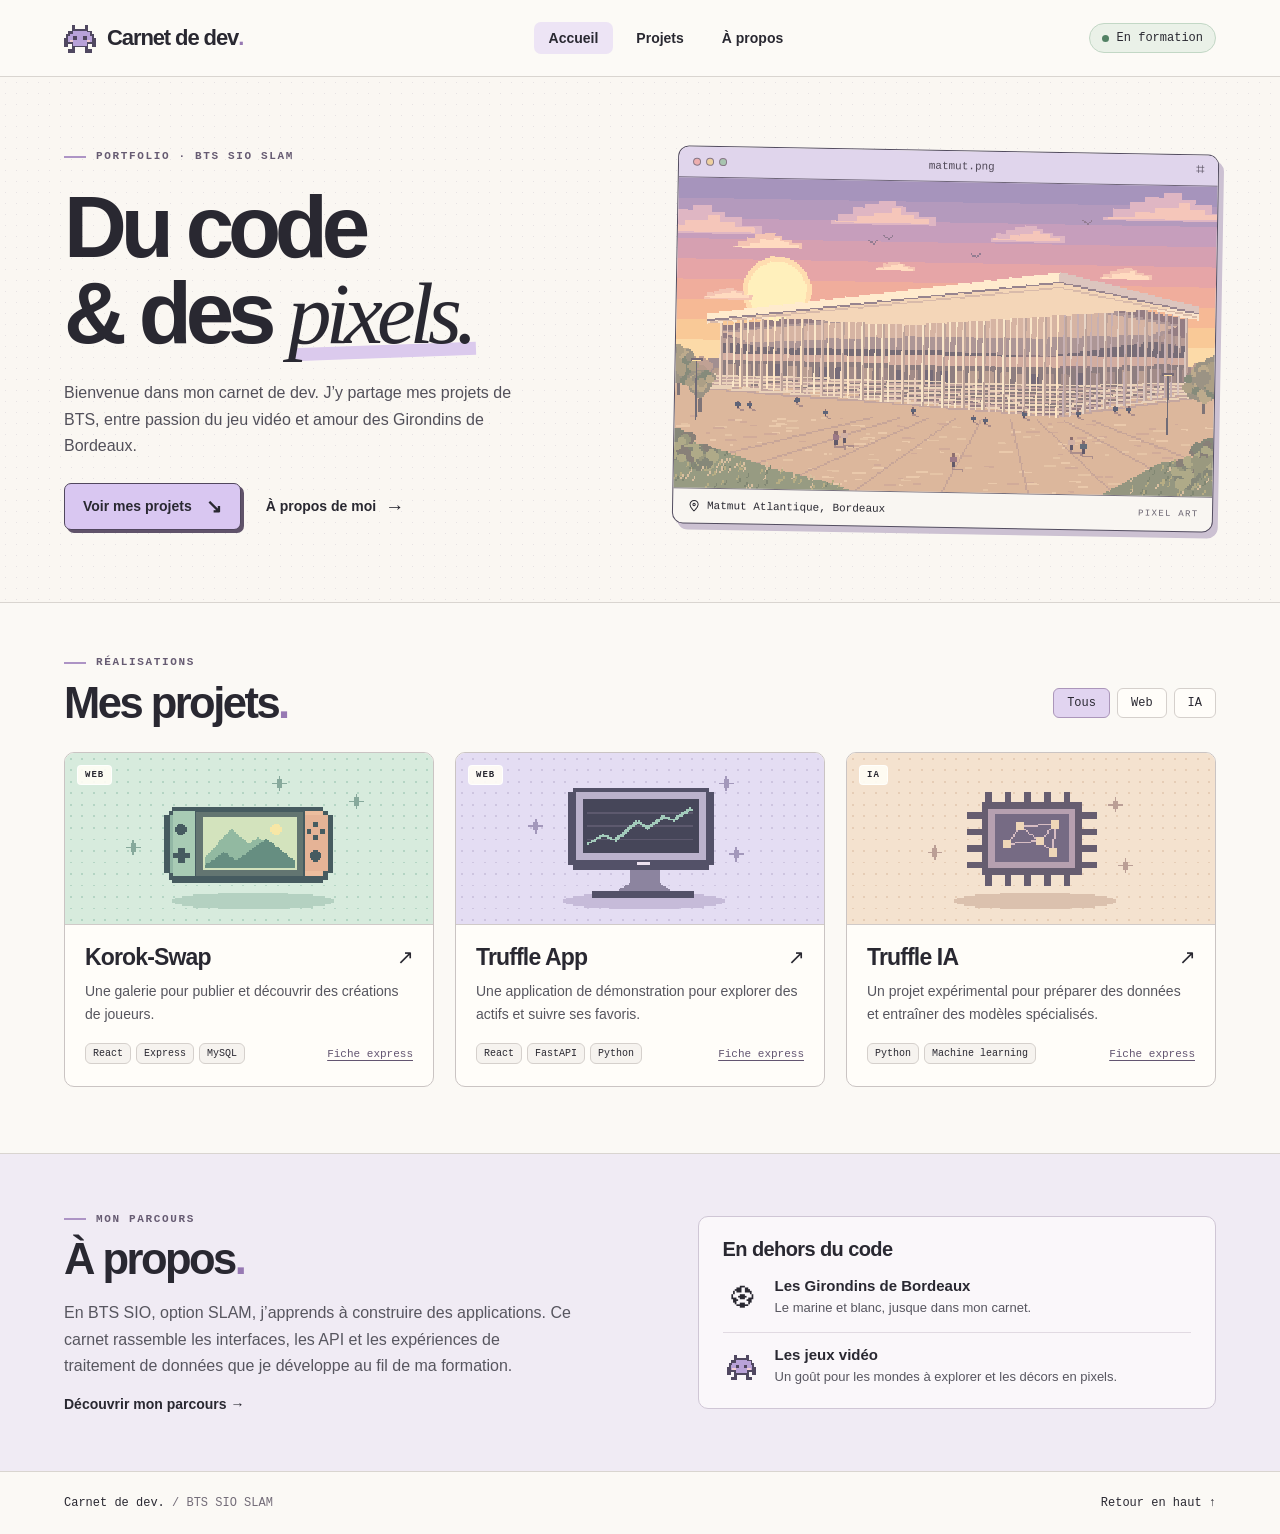
<file: index.html>
<!doctype html>
<html lang="fr">
<head>
  <meta charset="utf-8">
  <meta name="viewport" content="width=device-width, initial-scale=1">
  <meta name="theme-color" content="#faf8f3">
  <meta name="description" content="Mon carnet de développement en BTS SIO SLAM. Découvrez Korok-Swap, Truffle et mon univers entre jeux vidéo et Girondins de Bordeaux.">
  <title>Carnet de dev · Portfolio BTS SIO SLAM</title>
  <link rel="icon" href="./images/pixel.svg" type="image/svg+xml">
  <link rel="stylesheet" href="./style.css">
  <script defer src="./projets.js"></script>
  <script defer src="./commun.js"></script>
  <script defer src="./portfolio.js"></script>
</head>
<body>
  <a class="skip" href="#contenu">Aller au contenu</a>
  <header id="accueil"><div class="wrap bar">
    <a class="brand" href="#accueil"><img src="./images/pixel.svg" width="34" height="32" alt="">Carnet de dev<span>.</span></a>
    <nav aria-label="Navigation principale"><a href="#accueil" aria-current="location">Accueil</a><a href="#projets">Projets</a><a href="./a-propos.html">À propos</a></nav>
    <span class="status"><i></i> En formation</span>
  </div></header>
  <main id="contenu">
    <section class="hero" aria-labelledby="titre"><div class="wrap intro">
      <div class="hero-copy"><p class="eyebrow"><span class="short-line"></span> PORTFOLIO · BTS SIO SLAM</p>
        <h1 id="titre">Du code<br>&amp; des <em>pixels.</em></h1>
        <p class="lead">Bienvenue dans mon carnet de dev. J’y partage mes projets de BTS, entre passion du jeu vidéo et amour des Girondins de Bordeaux.</p>
        <div class="actions"><a class="button primary" href="#projets">Voir mes projets <span aria-hidden="true">↘</span></a><a class="text-link" href="./a-propos.html">À propos de moi <span aria-hidden="true">→</span></a></div>
      </div>
      <figure class="window">
        <div class="window-bar"><span class="lights" aria-hidden="true"><i></i><i></i><i></i></span><span>matmut.png</span><span class="expand-mark" aria-hidden="true">⌗</span></div>
        <img class="landscape" src="./images/matmut.png" width="320" height="184" alt="Le Matmut en pixel art au coucher du soleil. La lumière dorée traverse les fines colonnes du stade, devant le parvis où arrivent des supporters.">
        <figcaption><span><svg viewBox="0 0 24 24" aria-hidden="true"><path d="M19 10c0 5-7 11-7 11S5 15 5 10a7 7 0 1 1 14 0Z"/><circle cx="12" cy="10" r="2"/></svg>Matmut Atlantique, Bordeaux</span><span class="pixel-caption">PIXEL ART</span></figcaption>
      </figure>
    </div></section>
    <section id="projets" class="projects wrap" aria-labelledby="projets-titre">
      <p class="eyebrow"><span class="short-line"></span> RÉALISATIONS</p>
      <div class="project-heading"><h2 id="projets-titre">Mes projets<span class="punct">.</span></h2><div class="filters" role="group" aria-label="Filtrer les projets"></div></div>
      <div class="card-grid" id="liste"></div><noscript>Active JavaScript pour parcourir les fiches projets.</noscript><p id="annonce" class="sr" aria-live="polite"></p>
    </section>
    <section id="profil" class="about" aria-labelledby="profil-titre"><div class="wrap about-grid">
      <div><p class="eyebrow"><span class="short-line"></span> MON PARCOURS</p><h2 id="profil-titre">À propos<span class="punct">.</span></h2><p>En BTS SIO, option SLAM, j’apprends à construire des applications. Ce carnet rassemble les interfaces, les API et les expériences de traitement de données que je développe au fil de ma formation.</p><a class="text-link profil-plus" href="./a-propos.html">Découvrir mon parcours →</a></div>
      <div class="passions"><h3>En dehors du code</h3><div class="passion"><span class="passion-icon football" aria-hidden="true">⚽︎</span><div><h4>Les Girondins de Bordeaux</h4><p>Le marine et blanc, jusque dans mon carnet.</p></div></div>
      <div class="passion"><span class="passion-icon" aria-hidden="true"><img src="./images/pixel.svg" alt="" width="29" height="27"></span><div><h4>Les jeux vidéo</h4><p>Un goût pour les mondes à explorer et les décors en pixels.</p></div></div></div>
    </div></section>
  </main>
  <footer><div class="wrap"><span>Carnet de dev. <span class="footer-detail">/ BTS SIO SLAM</span></span><a href="#accueil">Retour en haut ↑</a></div></footer>
  <dialog id="fiche" aria-labelledby="fiche-titre"><div class="dialog-bar"><span>FICHE PROJET</span><button type="button" id="fermer" aria-label="Fermer la fiche">✕</button></div><div id="fiche-contenu" class="dialog-inner"></div></dialog>
</body></html>
</file>
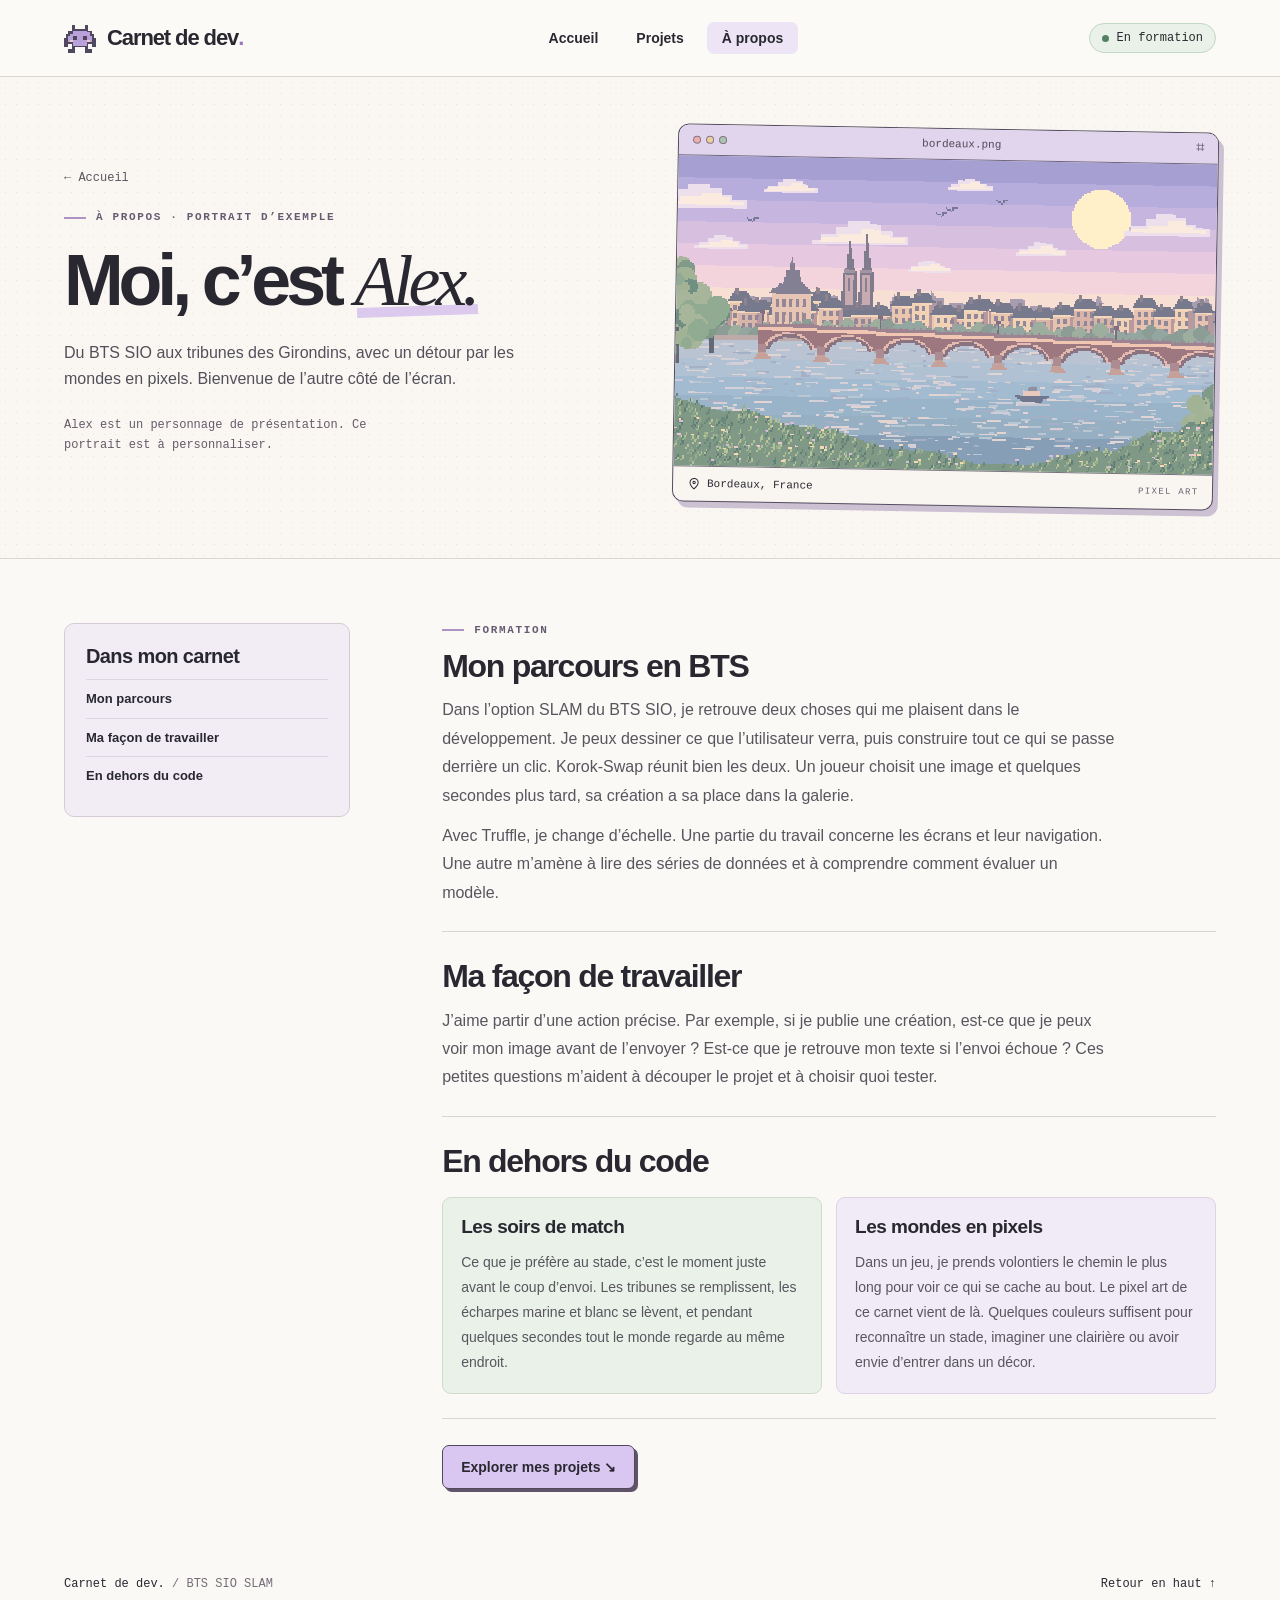
<file: a-propos.html>
<!doctype html>
<html lang="fr">
<head>
  <meta charset="utf-8">
  <meta name="viewport" content="width=device-width, initial-scale=1">
  <meta name="theme-color" content="#faf8f3">
  <meta name="description" content="Mon parcours en BTS SIO SLAM, mes projets et mes passions pour les Girondins et les jeux vidéo.">
  <title>À propos · Carnet de dev</title>
  <link rel="icon" href="./images/pixel.svg" type="image/svg+xml">
  <link rel="stylesheet" href="./style.css">
</head>
<body>
  <a class="skip" href="#contenu">Aller au contenu</a>
  <header id="accueil"><div class="wrap bar">
    <a class="brand" href="./index.html"><img src="./images/pixel.svg" width="34" height="32" alt="">Carnet de dev<span>.</span></a>
    <nav aria-label="Navigation principale"><a href="./index.html">Accueil</a><a href="./index.html#projets">Projets</a><a href="./a-propos.html" aria-current="page">À propos</a></nav>
    <span class="status"><i></i> En formation</span>
  </div></header>

  <main id="contenu">
    <section class="hero inner-hero"><div class="wrap intro"><div>
      <a class="back-link" href="./index.html">← Accueil</a><p class="eyebrow"><span class="short-line"></span> À PROPOS · PORTRAIT D’EXEMPLE</p>
      <h1>Moi, c’est <em>Alex.</em></h1>
      <p class="lead">Du BTS SIO aux tribunes des Girondins, avec un détour par les mondes en pixels. Bienvenue de l’autre côté de l’écran.</p>
      <p class="profile-note">Alex est un personnage de présentation. Ce portrait est à personnaliser.</p>
      </div><figure class="window">
        <div class="window-bar"><span class="lights" aria-hidden="true"><i></i><i></i><i></i></span><span>bordeaux.png</span><span class="expand-mark" aria-hidden="true">⌗</span></div>
        <img class="landscape" src="./images/bordeaux.png" width="320" height="184" alt="Illustration en pixel art du pont de pierre et des quais de Bordeaux sous un ciel pastel.">
        <figcaption><span><svg viewBox="0 0 24 24" aria-hidden="true"><path d="M19 10c0 5-7 11-7 11S5 15 5 10a7 7 0 1 1 14 0Z"/><circle cx="12" cy="10" r="2"/></svg>Bordeaux, France</span><span class="pixel-caption">PIXEL ART</span></figcaption>
      </figure></div></section>
    <div class="wrap reading"><aside class="index-box"><h2>Dans mon carnet</h2><nav aria-label="Sommaire du portrait"><a href="#parcours">Mon parcours</a><a href="#methode">Ma façon de travailler</a><a href="#passions">En dehors du code</a></nav></aside>
    <article aria-label="Mon portrait">
      <section class="chapter"><p class="eyebrow"><span class="short-line"></span> FORMATION</p><h2 id="parcours">Mon parcours en BTS</h2>
      <p>Dans l’option SLAM du BTS SIO, je retrouve deux choses qui me plaisent dans le développement. Je peux dessiner ce que l’utilisateur verra, puis construire tout ce qui se passe derrière un clic. Korok-Swap réunit bien les deux. Un joueur choisit une image et quelques secondes plus tard, sa création a sa place dans la galerie.</p>
      <p>Avec Truffle, je change d’échelle. Une partie du travail concerne les écrans et leur navigation. Une autre m’amène à lire des séries de données et à comprendre comment évaluer un modèle.</p></section>
      <section class="chapter"><h2 id="methode">Ma façon de travailler</h2><p>J’aime partir d’une action précise. Par exemple, si je publie une création, est-ce que je peux voir mon image avant de l’envoyer ? Est-ce que je retrouve mon texte si l’envoi échoue ? Ces petites questions m’aident à découper le projet et à choisir quoi tester.</p></section>
      <section class="chapter"><h2 id="passions">En dehors du code</h2><div class="interests">
      <div><h3>Les soirs de match</h3><p>Ce que je préfère au stade, c’est le moment juste avant le coup d’envoi. Les tribunes se remplissent, les écharpes marine et blanc se lèvent, et pendant quelques secondes tout le monde regarde au même endroit.</p></div>
      <div><h3>Les mondes en pixels</h3><p>Dans un jeu, je prends volontiers le chemin le plus long pour voir ce qui se cache au bout. Le pixel art de ce carnet vient de là. Quelques couleurs suffisent pour reconnaître un stade, imaginer une clairière ou avoir envie d’entrer dans un décor.</p></div></div></section>
      <a class="button" href="./index.html#projets">Explorer mes projets ↘</a>
    </article></div>
  </main>
  <footer><div class="wrap"><span>Carnet de dev. <span class="footer-detail">/ BTS SIO SLAM</span></span><a href="#accueil">Retour en haut ↑</a></div></footer>
</body></html>
</file>
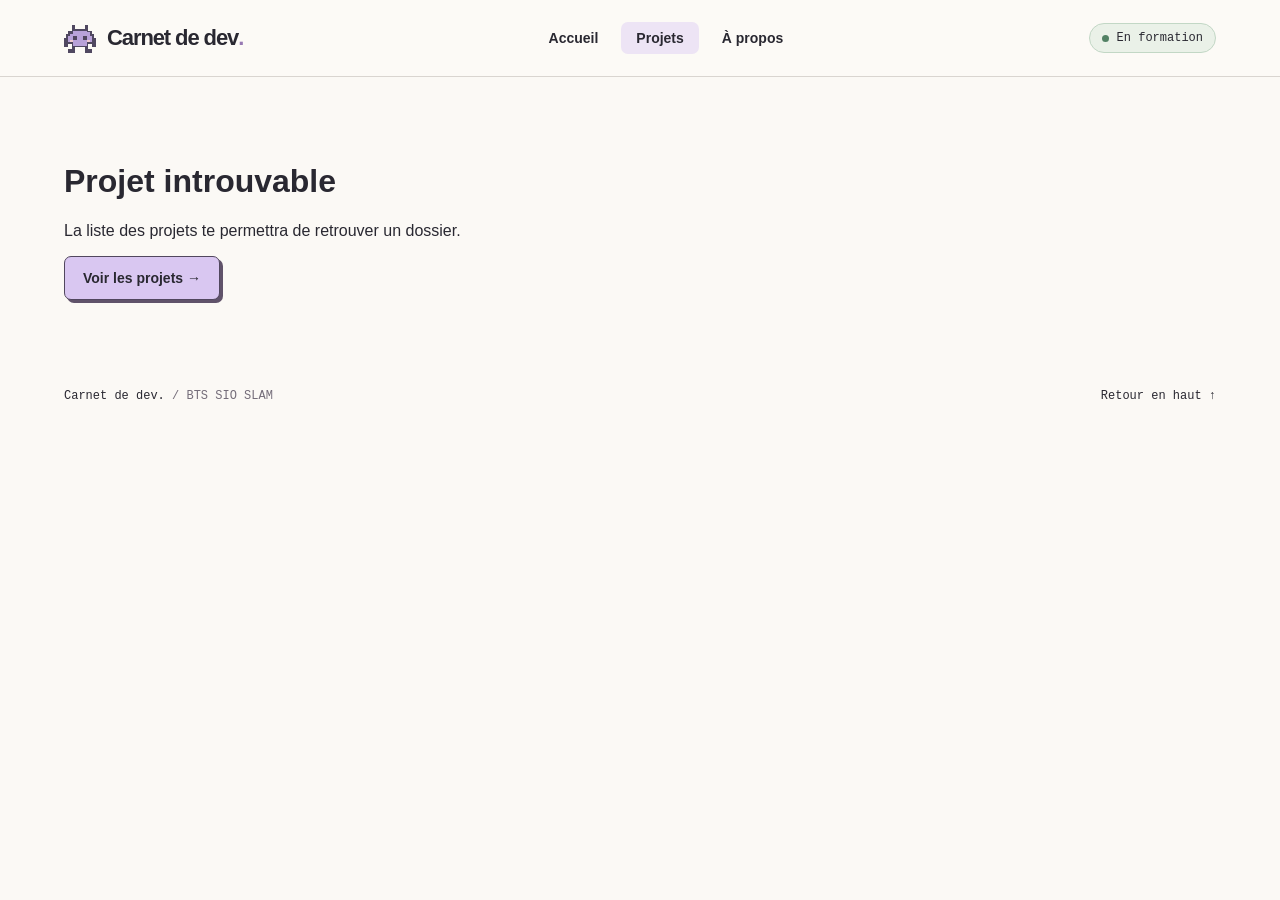
<file: projet.html>
<!doctype html>
<html lang="fr">
<head>
  <meta charset="utf-8">
  <meta name="viewport" content="width=device-width, initial-scale=1">
  <meta name="theme-color" content="#faf8f3">
  <meta name="description" content="Les projets de mon BTS SIO SLAM en détail.">
  <title>Dossier projet · Carnet de dev</title>
  <link rel="icon" href="./images/pixel.svg" type="image/svg+xml">
  <link rel="stylesheet" href="./style.css">
  <script defer src="./projets.js"></script>
  <script defer src="./commun.js"></script>
  <script defer src="./dossier.js"></script>
</head>
<body>
  <a class="skip" href="#contenu">Aller au contenu</a>
  <header id="accueil"><div class="wrap bar">
    <a class="brand" href="./index.html"><img src="./images/pixel.svg" width="34" height="32" alt="">Carnet de dev<span>.</span></a>
    <nav aria-label="Navigation principale"><a href="./index.html">Accueil</a><a href="./index.html#projets" aria-current="page">Projets</a><a href="./a-propos.html">À propos</a></nav>
    <span class="status"><i></i> En formation</span>
  </div></header>

  <main id="contenu">
    <section class="hero inner-hero"><div class="wrap intro">
      <div><a class="back-link" href="./index.html#projets">← Tous les projets</a><p class="eyebrow"><span class="short-line"></span><span id="famille">DOSSIER PROJET</span></p>
      <h1 id="titre">Dossier projet</h1><p class="lead" id="resume"></p><div id="outils"></div></div>
      <figure class="window">
        <div class="window-bar"><span class="lights" aria-hidden="true"><i></i><i></i><i></i></span><span id="nom-image"></span><span class="expand-mark" aria-hidden="true">⌗</span></div>
        <img id="paysage" class="landscape" width="320" height="184" alt="">
        <figcaption><span><svg viewBox="0 0 24 24" aria-hidden="true"><path d="M19 10c0 5-7 11-7 11S5 15 5 10a7 7 0 1 1 14 0Z"/><circle cx="12" cy="10" r="2"/></svg><span id="legende"></span></span><span class="pixel-caption">PIXEL ART</span></figcaption>
      </figure>
    </div></section>
    <div class="wrap reading"><aside class="index-box"><h2>Dans ce dossier</h2><nav id="sommaire" aria-label="Sommaire du dossier"></nav></aside>
      <article id="lecture" aria-label="Dossier détaillé"></article></div>
    <div class="wrap next-line" id="suite"><a href="./index.html#projets">← Tous les projets</a></div>
    <noscript>Active JavaScript pour consulter la fiche de ce projet.</noscript>
  </main>
  <footer><div class="wrap"><span>Carnet de dev. <span class="footer-detail">/ BTS SIO SLAM</span></span><a href="#accueil">Retour en haut ↑</a></div></footer>
</body></html>
</file>
<file: style.css>
:root{--ink:#292831;--muted:#57565f;--paper:#fbf9f5;--line:#d9d5d0;--lav:#d9c7f1;--mono:"IBM Plex Mono",Consolas,"Courier New",monospace;--sans:"DM Sans","Segoe UI",Arial,sans-serif}
*{box-sizing:border-box}html{scroll-behavior:smooth;scroll-padding-top:20px}body{margin:0;background:var(--paper);color:var(--ink);font-family:var(--sans);-webkit-font-smoothing:antialiased}a{color:inherit;text-decoration:none}button{color:inherit;font:inherit;cursor:pointer}a:focus-visible,button:focus-visible{outline:3px solid #745599;outline-offset:4px}.wrap{width:min(1176px,calc(100% - 10vw));margin-inline:auto}
header{background:#fcfaf6;border-bottom:1px solid var(--line)}.bar{display:flex;align-items:center;justify-content:space-between;gap:25px;min-height:76px}.brand{display:inline-flex;align-items:center;font-weight:750;font-size:22px;letter-spacing:-1.1px}.brand img{margin-right:11px;width:32px;height:30px}.brand span,.punct{color:#9779b3}nav{display:flex;align-items:center;gap:8px}nav a{font-size:14px;font-weight:550;border-radius:7px;padding:8px 15px}nav a[aria-current]{background:#ede4f5}nav a:hover,.text-link:hover{color:#694c88}.status{display:inline-flex;align-items:center;gap:8px;border:1px solid #c2d7c5;background:#eaf1e8;border-radius:30px;font:12px var(--mono);padding:7px 12px}.status i{width:7px;height:7px;background:#528164;border-radius:50%}
.hero{border-bottom:1px solid var(--line);background-color:#faf7f2;background-image:radial-gradient(#cec7cf70 .8px,transparent .9px);background-size:11px 11px}.intro{display:grid;grid-template-columns:1fr 1fr;align-items:center;gap:6%;padding-block:clamp(50px,5.5vw,88px)}.hero-copy{padding:2px 0}.eyebrow{display:flex;align-items:center;gap:10px;font:600 11px/1.4 var(--mono);letter-spacing:1.65px;color:#665b72;margin:0 0 19px}.short-line{width:22px;height:2px;background:#ad94c5}.hero h1{font-size:clamp(62px,6.8vw,98px);line-height:.99;letter-spacing:-.071em;margin:0;font-weight:760}.hero h1 em{font-family:Georgia,"Times New Roman",serif;font-weight:500;letter-spacing:-.067em;position:relative;isolation:isolate}.hero h1 em:after{content:"";position:absolute;left:2%;right:-2%;bottom:5%;height:13%;background:#dbcaed;transform:rotate(-2deg);z-index:-1}.lead{font-size:clamp(16px,1.25vw,18px);line-height:1.66;max-width:455px;margin:23px 0;color:#52505a}.actions{display:flex;align-items:center;gap:25px}.button,.text-link{display:inline-flex;align-items:center;gap:14px;font-size:14px;font-weight:650}.button{border:1.5px solid #51475e;border-radius:7px;padding:13px 18px;background:var(--lav);box-shadow:3px 3px 0 #60536a}.button:hover{transform:translate(-1px,-1px);background:#cfb6ee}.button span,.text-link span{font-size:19px;line-height:1}.text-link{gap:9px}
.window{margin:0;border:1.5px solid #534d60;border-radius:11px;overflow:hidden;box-shadow:5px 6px 0 #ccc1d2;background:#f9f6f2;transform:rotate(1deg)}.window-bar,.window figcaption{display:flex;justify-content:space-between;align-items:center;padding:0 14px}.window-bar{height:31px;background:#e0d5ec;border-bottom:1px solid #6f6679;font:11px var(--mono);color:#514a59}.lights{display:flex;gap:5px}.lights i{width:8px;height:8px;background:#edaeaf;border:1px solid #877786;border-radius:50%}.lights i:nth-child(2){background:#edcf9e}.lights i:nth-child(3){background:#a7c4af}.expand-mark{font-size:15px}.landscape,.card-art{display:block;width:100%;height:auto;image-rendering:pixelated}.window figcaption{height:35px;border-top:1px solid #77717e;font:11px var(--mono)}.window figcaption span:first-child{display:flex;align-items:center;gap:6px}.window svg{width:14px;height:14px;fill:none;stroke:currentColor;stroke-width:1.7}.pixel-caption{font:9px var(--mono);letter-spacing:1.3px;color:#696370}
.projects{padding-block:52px 66px}.projects .eyebrow,.about .eyebrow{margin-bottom:8px}.project-heading{display:flex;align-items:center;justify-content:space-between;gap:18px;margin-bottom:24px}h2{font-size:clamp(35px,3.4vw,49px);line-height:1.13;letter-spacing:-.058em;margin:0;font-weight:730}.filters{display:flex;gap:7px;flex-wrap:wrap}.filters button,.tag{border:1px solid #d5d0cc;background:#fffdf9;font:12px var(--mono);border-radius:6px}.filters button{padding:7px 13px}.filters button[aria-pressed=true]{background:#e1d4f0;border-color:#ab96ba}.filters button:hover{border-color:#766182}.card-grid{display:grid;grid-template-columns:repeat(3,minmax(0,1fr));gap:21px}.card{background:#fffdf9;border:1px solid #cac4c3;border-radius:10px;overflow:hidden;display:flex;flex-direction:column;position:relative;transition:box-shadow .15s,transform .15s}.card:hover,.card:focus-within{transform:translateY(-3px);box-shadow:3px 4px 0 #d3cbd5}.card-image{border-bottom:1px solid #d0cac8;position:relative;background:#e2d8ea}.card-art{aspect-ratio:224/104;object-fit:cover}.card-category{position:absolute;left:12px;top:12px;font:600 9px var(--mono);letter-spacing:1px;text-transform:uppercase;padding:4px 7px;border:1px solid #ffffffc4;border-radius:4px;background:#fffdf6e8}.card-body{padding:19px 20px 20px;flex:1;display:flex;flex-direction:column}.card-title{display:flex;align-items:center;justify-content:space-between;gap:8px;margin:0;font-size:23px;letter-spacing:-.85px}.card-open{border:0;background:none;font-weight:inherit;letter-spacing:inherit;text-align:left;padding:0}.card-open:after{content:"";position:absolute;inset:0}.card-arrow{font-weight:400;font-size:20px}.card-body p,.about p:not(.eyebrow),.dialog-inner p{color:var(--muted);line-height:1.65}.card-body p{font-size:14px;margin:9px 0 16px}.tags{display:flex;flex-wrap:wrap;gap:5px;margin-top:auto}.tag{font-size:10px;padding:4px 7px;background:#f6f3ef}
.about{border-block:1px solid var(--line);background:#f0ebf4;padding:58px 0}.about-grid{display:grid;grid-template-columns:1fr 1fr;align-items:center;gap:10%}.about p:not(.eyebrow){max-width:510px;margin-bottom:0}.passions{border:1px solid #cfc6d5;border-radius:10px;background:#faf7fa;padding:21px 24px}.passions h3{margin:0 0 16px;font-size:20px;letter-spacing:-.6px}.passion{display:flex;align-items:center;gap:14px}.passion+.passion{border-top:1px solid #e1dae2;padding-top:13px;margin-top:13px}.passion h4{font-size:15px;margin:0}.passion p{margin:3px 0 0;font-size:13px}.passion-icon{display:grid;place-items:center;width:38px;flex-shrink:0}.football{font-size:27px}footer .wrap{display:flex;justify-content:space-between;align-items:center;gap:14px;padding-block:24px;font:12px var(--mono)}.footer-detail{color:#746d79}
dialog{border:1px solid #665c70;padding:0;border-radius:12px;background:var(--paper);width:min(520px,91vw);max-height:88dvh;color:var(--ink);box-shadow:5px 6px 0 #51495c54}dialog::backdrop{background:#28233466}.dialog-bar{display:flex;align-items:center;justify-content:space-between;background:#e4d9ee;padding:7px 13px 7px 21px;border-bottom:1px solid #b7a9bd;font:11px var(--mono);letter-spacing:1px}.dialog-bar button{border:0;background:none;font-size:17px;width:34px;height:34px}.dialog-inner{padding:24px}.dialog-inner h2{font-size:33px;margin:0 0 13px}.dialog-inner h3{font-size:16px;margin:19px 0 3px}.dialog-inner p{font-size:15px;margin:5px 0 13px}.dialog-inner .button{margin-top:16px}.skip,.sr{position:absolute;clip-path:inset(50%);width:1px;height:1px;overflow:hidden}.skip:focus{clip-path:none;top:5px;left:5px;width:auto;height:auto;background:white;padding:10px;z-index:5}
@media(max-width:840px){.intro{gap:5%}.hero h1{font-size:65px}.lead{font-size:15px}.actions{gap:15px}.button,.text-link{font-size:13px}.card-grid{gap:13px}.card-body{padding:15px}.about-grid{gap:5%}}
@media(max-width:680px){.wrap{width:calc(100% - 38px)}.bar{flex-wrap:wrap;gap:0;min-height:0;padding-top:13px}.brand{font-size:20px}.brand img{width:27px;height:26px}.status{margin-left:auto;order:1;font-size:10px}.bar nav{order:2;width:100%;justify-content:center;margin:9px 0 8px}nav a{font-size:13px;padding:6px 13px}.intro{grid-template-columns:1fr;gap:32px;padding-block:35px 37px}.hero h1{font-size:clamp(61px,13vw,78px)}.lead{max-width:450px;margin:18px 0 20px}.eyebrow{margin-bottom:13px}.window{width:min(100% - 5px,475px);justify-self:center}.project-heading{align-items:flex-start;flex-direction:column;gap:15px;margin-bottom:20px}.projects{padding-block:36px 42px}.card-grid,.about-grid{grid-template-columns:1fr;gap:22px}.card-body{padding:18px}.about{padding:36px 0}.actions{gap:19px}.footer-detail{display:none}}
@media(prefers-reduced-motion:reduce){html{scroll-behavior:auto}*,*:before,*:after{transition:none!important}}
.profil-plus{margin-top:17px}
.card-foot{display:flex;align-items:center;justify-content:space-between;flex-wrap:wrap;gap:10px;margin-top:auto}
.card-foot .tags{margin:0}
.quick-view{position:relative;z-index:1;background:none;border:0;padding:6px 0;font:11px var(--mono);color:#635571;text-decoration:underline;text-underline-offset:3px}
.dialog-inner .button{margin-right:10px}
.inner-hero .intro{padding-block:clamp(35px,4vw,65px)}
.inner-hero h1{font-size:clamp(48px,5.6vw,82px);overflow-wrap:anywhere}
.back-link{display:inline-block;margin:0 0 25px;color:var(--muted);font:12px var(--mono)}
.back-link:hover,.next-line a:hover{text-decoration:underline;text-underline-offset:3px}
.profile-note{font:12px/1.65 var(--mono);color:#655b6b;max-width:45ch}
.reading{display:grid;grid-template-columns:minmax(175px,.85fr) minmax(0,2.3fr);align-items:start;gap:8%;padding-block:clamp(38px,5vw,72px)}
.index-box{border:1px solid #d5cbd7;border-radius:10px;background:#f2edf5;padding:21px}
.index-box h2{font-size:20px;letter-spacing:-.6px;margin-bottom:12px}
.index-box nav{display:grid;gap:0}
.index-box nav a{font-size:13px;border-radius:0;padding:9px 0;line-height:1.5;border-top:1px solid #dfd6e3}
.chapter{margin:0 0 26px;padding:0 0 24px;border-bottom:1px solid var(--line)}
.chapter h2{font-size:clamp(26px,2.5vw,35px);letter-spacing:-.04em;scroll-margin-top:20px}
.chapter h3{font-size:19px;letter-spacing:-.5px;margin:0}
.chapter p:not(.eyebrow){color:var(--muted);font-size:16px;line-height:1.78;max-width:76ch;margin:12px 0 0}
.chapter .eyebrow{margin:0 0 10px}
.interests{display:grid;grid-template-columns:1fr 1fr;gap:14px;margin-top:18px}
.interests>div{background:#eaf1e8;border:1px solid #d0dbce;border-radius:9px;padding:18px}
.interests>div+div{background:#f1eaf7;border-color:#ddd2e6}
.interests p:not(.eyebrow){font-size:14px}
.next-line{display:flex;align-items:center;justify-content:space-between;gap:14px;padding:0 0 32px;border-bottom:1px solid var(--line);font-size:14px}
.missing{padding:65px 0}
@media(max-width:680px){
  .reading,.interests{grid-template-columns:1fr}
  .reading{gap:28px}
  .index-box{padding:16px 19px}
  .bar nav{display:flex}
  .inner-hero .window{margin:0}
  .chapter p:not(.eyebrow){font-size:15px}
}
</file>
